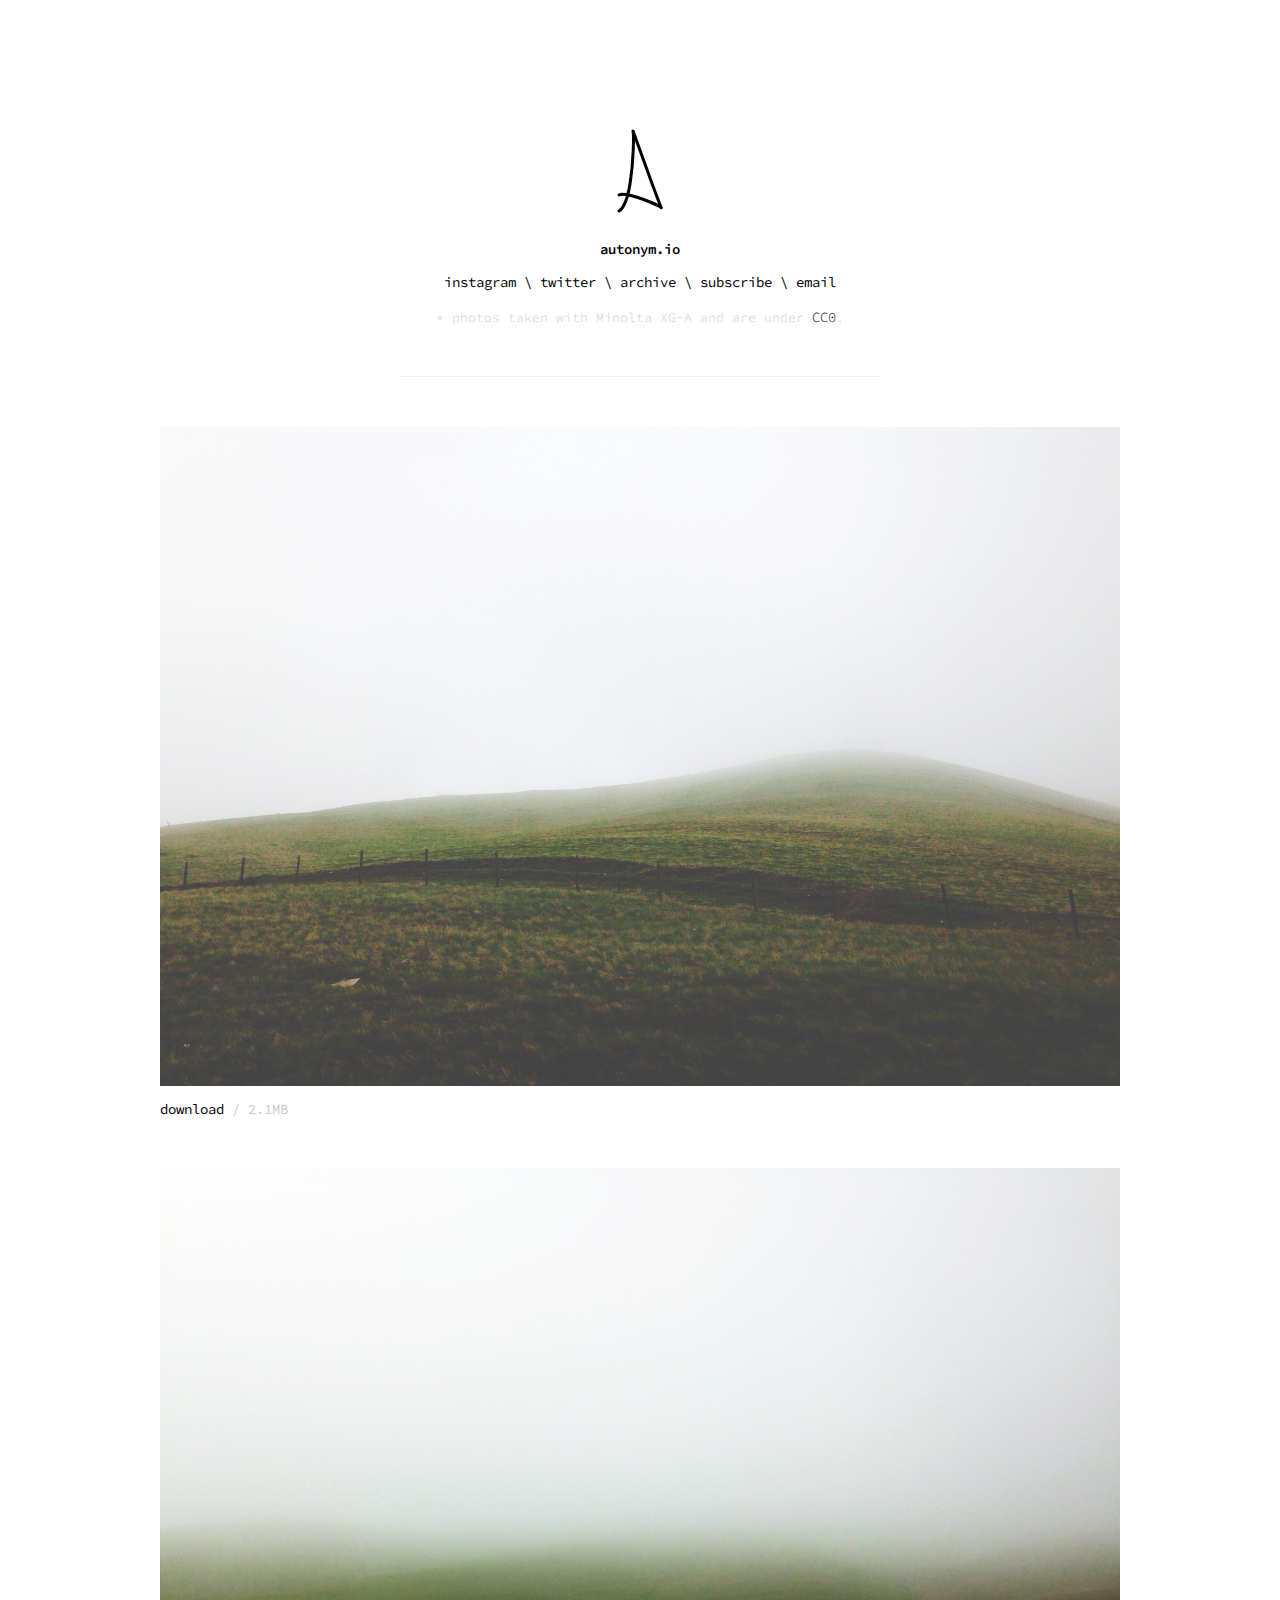
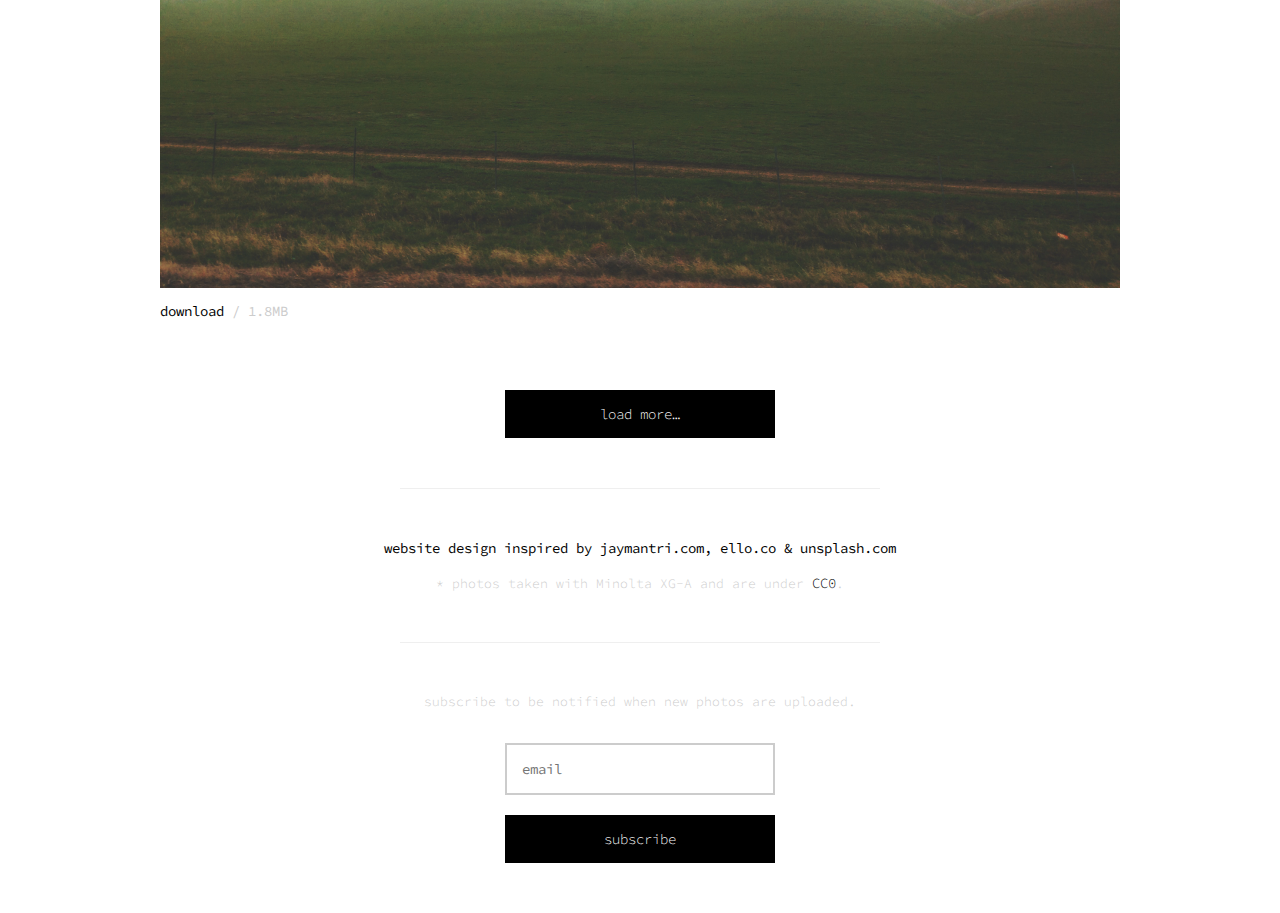
<file: index.html>
<!doctype html>
<html>
	<head>
		<title>autonym / index</title>
		<link rel="stylesheet" href="assets/css/main.css" />
		<link href='http://fonts.googleapis.com/css?family=Source+Code+Pro:300,400,500,600' rel='stylesheet' type='text/css'>
		<script src="assets/js/jquery-2.1.1.min.js" type="text/javascript"></script>
		
	</head>
	<body>
		<header>
			<a href="index.html"><img class="logo" src="assets/img/logo.svg" alt="tim bogdanov" /></a><br />
			<a href="index.html" class="name">autonym.io</a>
			
			<ul id="social-links">
				<li><a target="blank" href="https://instagram.com/timbog80/">instagram</a> \</li>
				<li><a target="blank" href="https://twitter.com/tbogdanov80">twitter</a> \</li>
				<li><a href="archive.html">archive</a> \</li>
				<li><a id="subscribe-link" href="#subscribe">subscribe</a> \</li>
				<li><a href="mailto:timbog80@gmail.com">email</a></li>
			</ul>
			
			<h4 class="info">* photos taken with Minolta XG-A and are under
				<a class="cc0" target="blank" href="https://creativecommons.org/publicdomain/zero/1.0/">CC0</a>.
			</h4>
		</header>
		
		<hr />
		
		<div id="main-container">
			<article class="img-article">
				<img src="assets/img/wallpaper.jpg" alt="img" />
				
				<div class="download"><a href="#">download</a> / 2.1MB</div>
			</article>
			
			<article class="img-article">
				<img src="assets/img/wallpaper2.jpg" alt="img" />
				
				<div class="download"><a href="#">download</a> / 1.8MB</div>
			</article>
			
			<button class="large-btn">load more&hellip;</button>
			
		</div>
		
		<hr />
		
		<footer>
			<div class="info info-dark">
				<p>website design inspired by 
				<a target="blank" href="http://jaymantri.com/">jaymantri.com</a>, 
				<a target="blank" href="https://ello.co/beta-public-profiles">ello.co</a> & 
				<a target="blank" href="https://unsplash.com/">unsplash.com</a></p>
			</div>
			<h4 class="info">* photos taken with Minolta XG-A and are under
				<a class="cc0" target="blank" href="https://creativecommons.org/publicdomain/zero/1.0/">CC0</a>.
			</h4>
			
			<hr />
			
			<div id="subscribe">
				<p class="info">subscribe to be notified when new photos are uploaded.</p>
				
				<form method="post" action="">
					<input type="text" name="email" placeholder="email" class="text" />
				</form>
				
				<button class="large-btn subscribe-btn">subscribe</button>
			</div>
		</footer>
		
		<script src="assets/js/functions.js" type="text/javascript"></script>
	</body>
</html>
</file>
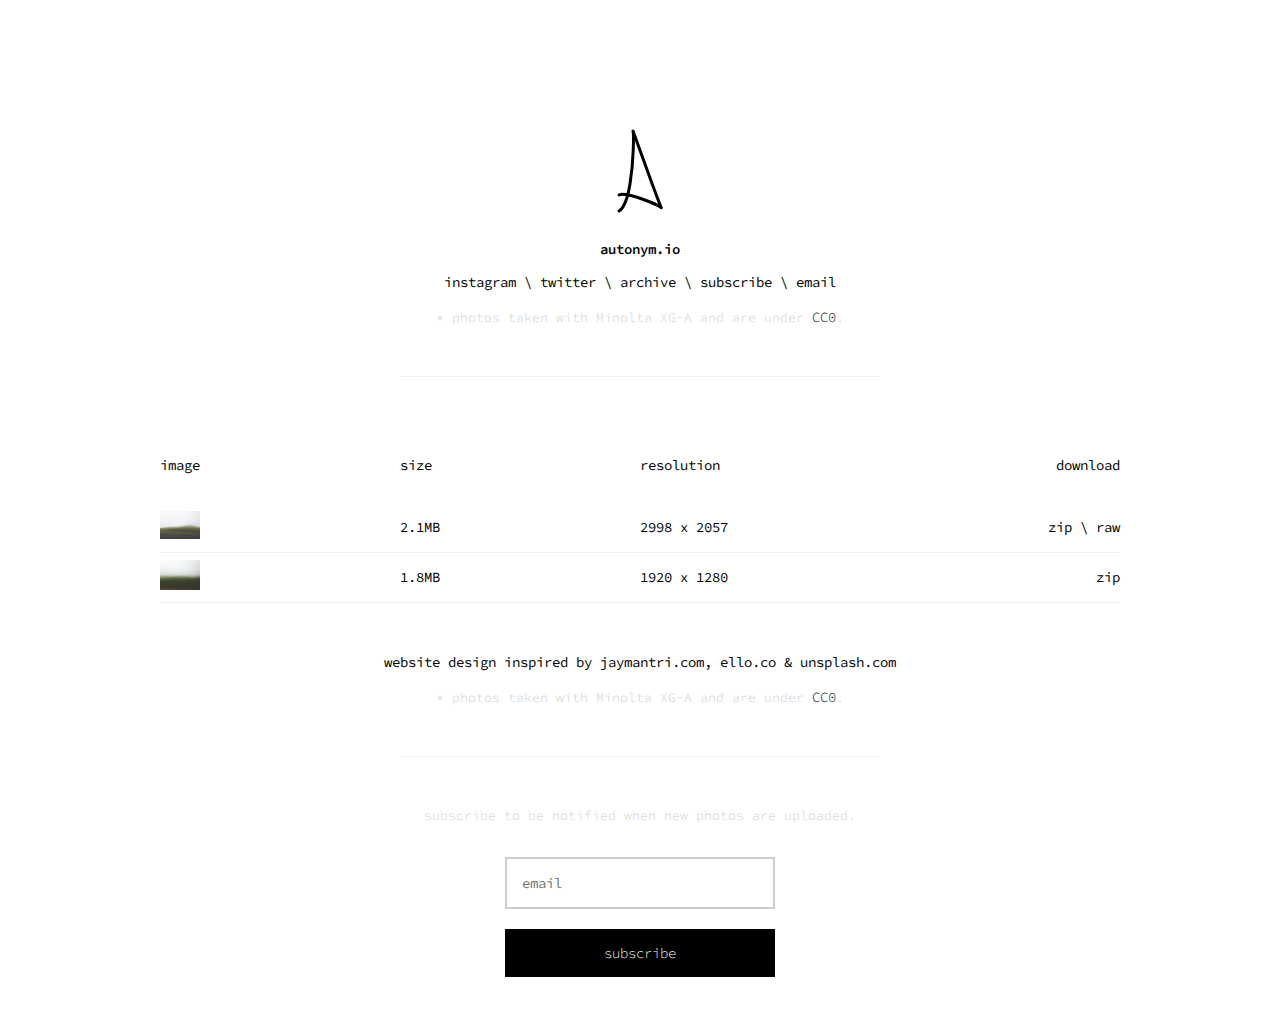
<file: archive.html>
<!doctype html>
<html>
	<head>
		<title>autonym / archive</title>
		<link rel="stylesheet" href="assets/css/main.css" />
		<link href='http://fonts.googleapis.com/css?family=Source+Code+Pro:300,400,500,600' rel='stylesheet' type='text/css'>
		<script src="assets/js/jquery-2.1.1.min.js" type="text/javascript"></script>
		<script src="assets/js/functions.js" type="text/javascript"></script>
	</head>
	<body>
		<header>
			<a href="index.html"><img class="logo" src="assets/img/logo.svg" alt="tim bogdanov" /></a><br />
			<a href="index.html" class="name">autonym.io</a>
			
			<ul id="social-links">
				<li><a target="blank" href="https://instagram.com/timbog80/">instagram</a> \</li>
				<li><a target="blank" href="https://twitter.com/tbogdanov80">twitter</a> \</li>
				<li><a href="archive.html">archive</a> \</li>
				<li><a href="#subscribe">subscribe</a> \</li>
				<li><a href="mailto:timbog80@gmail.com">email</a></li>
			</ul>
			
			<h4 class="info">* photos taken with Minolta XG-A and are under
				<a class="cc0" target="blank" href="https://creativecommons.org/publicdomain/zero/1.0/">CC0</a>.
			</h4>
		</header>
		
		<hr />
		
		<div id="main-container">
			
			<table class="article row">
			  <tr class="table-header">
			    <td class="table-img">image</td>
			    <td class="table-size">size</td>
			    <td class="table-res">resolution</td>
			    <td class="table-download">download</td>
			  </tr>
			  <tr>
			    <td class="table-img"><img class="archive-img" src="assets/img/wallpaper.jpg" alt="" /></td>
			    <td class="table-size">2.1MB</td>		
			    <td class="table-res">2998 x 2057</td>
			    <td class="table-download"><a href="#">zip</a> \ <a href="#">raw</a></td>
			  </tr>
			  <tr>
			    <td class="table-img"><img class="archive-img" src="assets/img/wallpaper2.jpg" alt="" /></td>
			    <td class="table-size">1.8MB</td>	
			    <td class="table-res">1920 x 1280</td>	
			    <td class="table-download"><a href="#">zip</a></td>
			  </tr>
			</table>
		</div>
		
		
		<footer>
			<div class="info info-dark">
				<p>website design inspired by 
				<a target="blank" href="http://jaymantri.com/">jaymantri.com</a>, 
				<a target="blank" href="https://ello.co/beta-public-profiles">ello.co</a> & 
				<a target="blank" href="https://unsplash.com/">unsplash.com</a></p>
			</div>
			<h4 class="info">* photos taken with Minolta XG-A and are under
				<a class="cc0" target="blank" href="https://creativecommons.org/publicdomain/zero/1.0/">CC0</a>.
			</h4>
			
			<hr />
			
			<div id="subscribe">
				<p class="info">subscribe to be notified when new photos are uploaded.</p>
				
				<form method="post" action="">
					<input type="text" name="email" placeholder="email" class="text" />
				</form>
				
				<button class="large-btn subscribe-btn">subscribe</button>
			</div>
		</footer>
	</body>
</html>
</file>
<file: assets/css/main.css>
html {
  font-family: sans-serif;
  -ms-text-size-adjust: 100%;
  -webkit-text-size-adjust: 100%; }

body {
  margin: 0; }

article, aside, details, figcaption, figure, footer, header, hgroup, main, nav, section, summary {
  display: block; }

audio, canvas, progress, video {
  display: inline-block;
  vertical-align: baseline; }

audio:not([controls]) {
  display: none;
  height: 0; }

[hidden], template {
  display: none; }

a {
  background: 0 0; }

a:active, a:hover {
  outline: 0; }

abbr[title] {
  border-bottom: 1px dotted; }

b, strong {
  font-weight: 700; }

dfn {
  font-style: italic; }

h1 {
  font-size: 2em;
  margin: .67em 0; }

mark {
  background: #ff0;
  color: #000; }

small {
  font-size: 80%; }

sub, sup {
  font-size: 75%;
  line-height: 0;
  position: relative;
  vertical-align: baseline; }

sup {
  top: -.5em; }

sub {
  bottom: -.25em; }

img {
  border: 0; }

svg:not(:root) {
  overflow: hidden; }

figure {
  margin: 1em 40px; }

hr {
  -moz-box-sizing: content-box;
  box-sizing: content-box;
  height: 0; }

pre {
  overflow: auto; }

code, kbd, pre, samp {
  font-family: monospace,monospace;
  font-size: 1em; }

button, input, optgroup, select, textarea {
  color: inherit;
  font: inherit;
  margin: 0; }

button {
  overflow: visible; }

button, select {
  text-transform: none; }

button, html input[type=button], input[type=reset], input[type=submit] {
  -webkit-appearance: button;
  cursor: pointer; }

button[disabled], html input[disabled] {
  cursor: default; }

button::-moz-focus-inner, input::-moz-focus-inner {
  border: 0;
  padding: 0; }

input {
  line-height: normal; }

input[type=checkbox], input[type=radio] {
  box-sizing: border-box;
  padding: 0; }

input[type=number]::-webkit-inner-spin-button, input[type=number]::-webkit-outer-spin-button {
  height: auto; }

input[type=search] {
  -webkit-appearance: textfield;
  -moz-box-sizing: content-box;
  -webkit-box-sizing: content-box;
  box-sizing: content-box; }

input[type=search]::-webkit-search-cancel-button, input[type=search]::-webkit-search-decoration {
  -webkit-appearance: none; }

fieldset {
  border: 1px solid silver;
  margin: 0 2px;
  padding: .35em .625em .75em; }

legend {
  border: 0;
  padding: 0; }

textarea {
  overflow: auto; }

optgroup {
  font-weight: 700; }

table {
  border-collapse: collapse;
  border-spacing: 0; }

td, th {
  padding: 0; }

@font-face {
  font-family: 'Open Sans';
  font-style: normal;
  font-weight: 400;
  src: local("Open Sans"), local("OpenSans"), url(//themes.googleusercontent.com/static/fonts/opensans/v8/cJZKeOuBrn4kERxqtaUH3bO3LdcAZYWl9Si6vvxL-qU.woff) format("woff"); }
* {
  box-sizing: border-box; }

html, body {
  margin: 0;
  padding: 0;
  font-family: "Source Code Pro"; }

::selection {
  background: #E3B23C;
  color: white; }

::-moz-selection {
  background: #E3B23C;
  color: white; }

a {
  font-size: 14px; }

hr {
  width: 480px;
  margin: 50px auto;
  border: none;
  height: 1px;
  color: #efefef;
  background: #efefef; }

.large-btn {
  margin: 20px 0 0 0;
  font-weight: 300;
  width: 270px;
  padding: 15px 0;
  display: inline-block;
  background: #000;
  border: none;
  color: white;
  text-transform: lowercase; }
  .large-btn:hover {
    background: #E3B23C; }

.subscribe-btn {
  display: inline-block; }

.text {
  width: 270px;
  padding: 15px;
  -webkit-appearance: none;
  border: 2px solid #ccc;
  display: inline-block;
  margin-top: 20px; }
  .text:focus {
    border: 2px solid #b3b3b3; }

* {
  font-size: 14px;
  outline: none; }

header {
  text-align: center;
  margin-top: 120px; }

.logo {
  width: auto;
  height: auto; }

.name {
  font-weight: 600;
  text-decoration: none;
  color: #000;
  display: inline-block;
  margin: 15px 0;
  width: auto; }

#social-links {
  padding: 0;
  margin: 0; }
  #social-links li {
    list-style-type: none;
    display: inline-block;
    color: #000; }
    #social-links li a {
      text-decoration: none;
      color: #000; }
      #social-links li a:hover {
        color: #ccc; }

.info, .info-dark {
  font-size: 13px;
  font-weight: 300;
  color: #ccc; }
  .info a, .info-dark a {
    text-decoration: none;
    color: #000; }
    .info a:hover, .info-dark a:hover {
      text-decoration: underline; }

.info-dark {
  color: #000;
  font-weight: 400; }

.cc0 {
  color: #000;
  text-decoration: none; }
  .cc0:hover {
    text-decoration: underline; }

#main-container {
  width: 960px;
  margin: 0 auto;
  text-align: center; }

img {
  width: 100%; }

.download {
  margin: 10px 0;
  color: #ccc;
  text-align: left; }
  .download a {
    text-decoration: none;
    color: #000; }
    .download a:hover {
      text-decoration: underline; }

.img-article {
  margin-bottom: 50px; }

footer {
  text-align: center;
  margin: 50px 0; }

.row {
  padding: 15px 0;
  width: 100%; }
  .row tr {
    height: 50px;
    border-bottom: 1px solid #efefef; }
  .row .table-header {
    height: 75px;
    padding: 0;
    border: none; }
  .row .table-img, .row .table-size, .row .table-res {
    text-align: left; }
  .row .table-img {
    width: 20%; }
  .row .table-size {
    width: 20%; }
  .row .table-res {
    width: 20%; }
  .row .table-download {
    width: 20%;
    text-align: right; }
    .row .table-download a {
      color: #000;
      text-decoration: none; }
      .row .table-download a:hover {
        text-decoration: underline; }

.archive-img {
  width: 40px;
  height: auto;
  display: inline-block; }

/*# sourceMappingURL=main.css.map */
</file>
